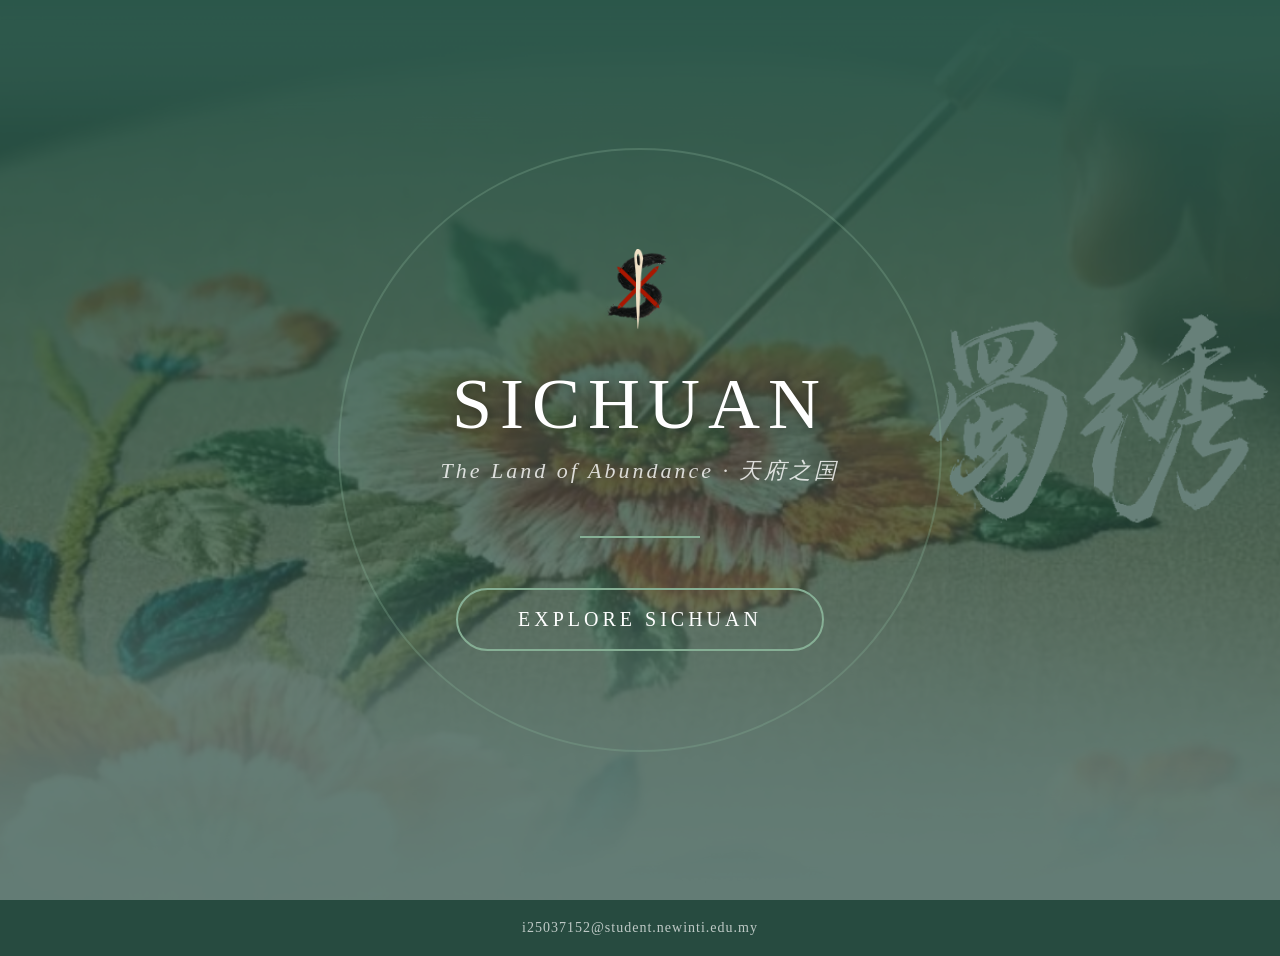
<file: index.html>
<!DOCTYPE html>
<html lang="en">
<head>
<!-- Google tag (gtag.js) -->
<script async src="https://www.googletagmanager.com/gtag/js?id=G-55B0B9GY5H"></script>
<script>
  window.dataLayer = window.dataLayer || [];
  function gtag(){dataLayer.push(arguments);}
  gtag('js', new Date());

  gtag('config', 'G-55B0B9GY5H');
</script>
    <meta charset="UTF-8">
    <meta name="viewport" content="width=device-width, initial-scale=1.0">
    <title>Sichuan - Land of Abundance</title>
    <link rel="stylesheet" href="./css/style.css">
</head>
<body>
    <div class="welcome-page">
        <div class="welcome-bg">
            <img src="./images/homepage.png" alt="">
        </div>
        <div class="welcome-overlay"></div>
        <div class="welcome-content">
            <div class="welcome-logo">
                <img src="./images/logo.png" alt="Logo">
            </div>
            <h1 class="welcome-title">SICHUAN</h1>
            <p class="welcome-subtitle">The Land of Abundance &middot; &#22825;&#24220;&#20043;&#22269;</p>
            <div class="welcome-divider"></div>
            <a href="home.html" class="enter-btn">Explore Sichuan</a>
        </div>
    </div>
    <div class="footer-credit">i25037152@student.newinti.edu.my</div>
</body>
</html>
</file>
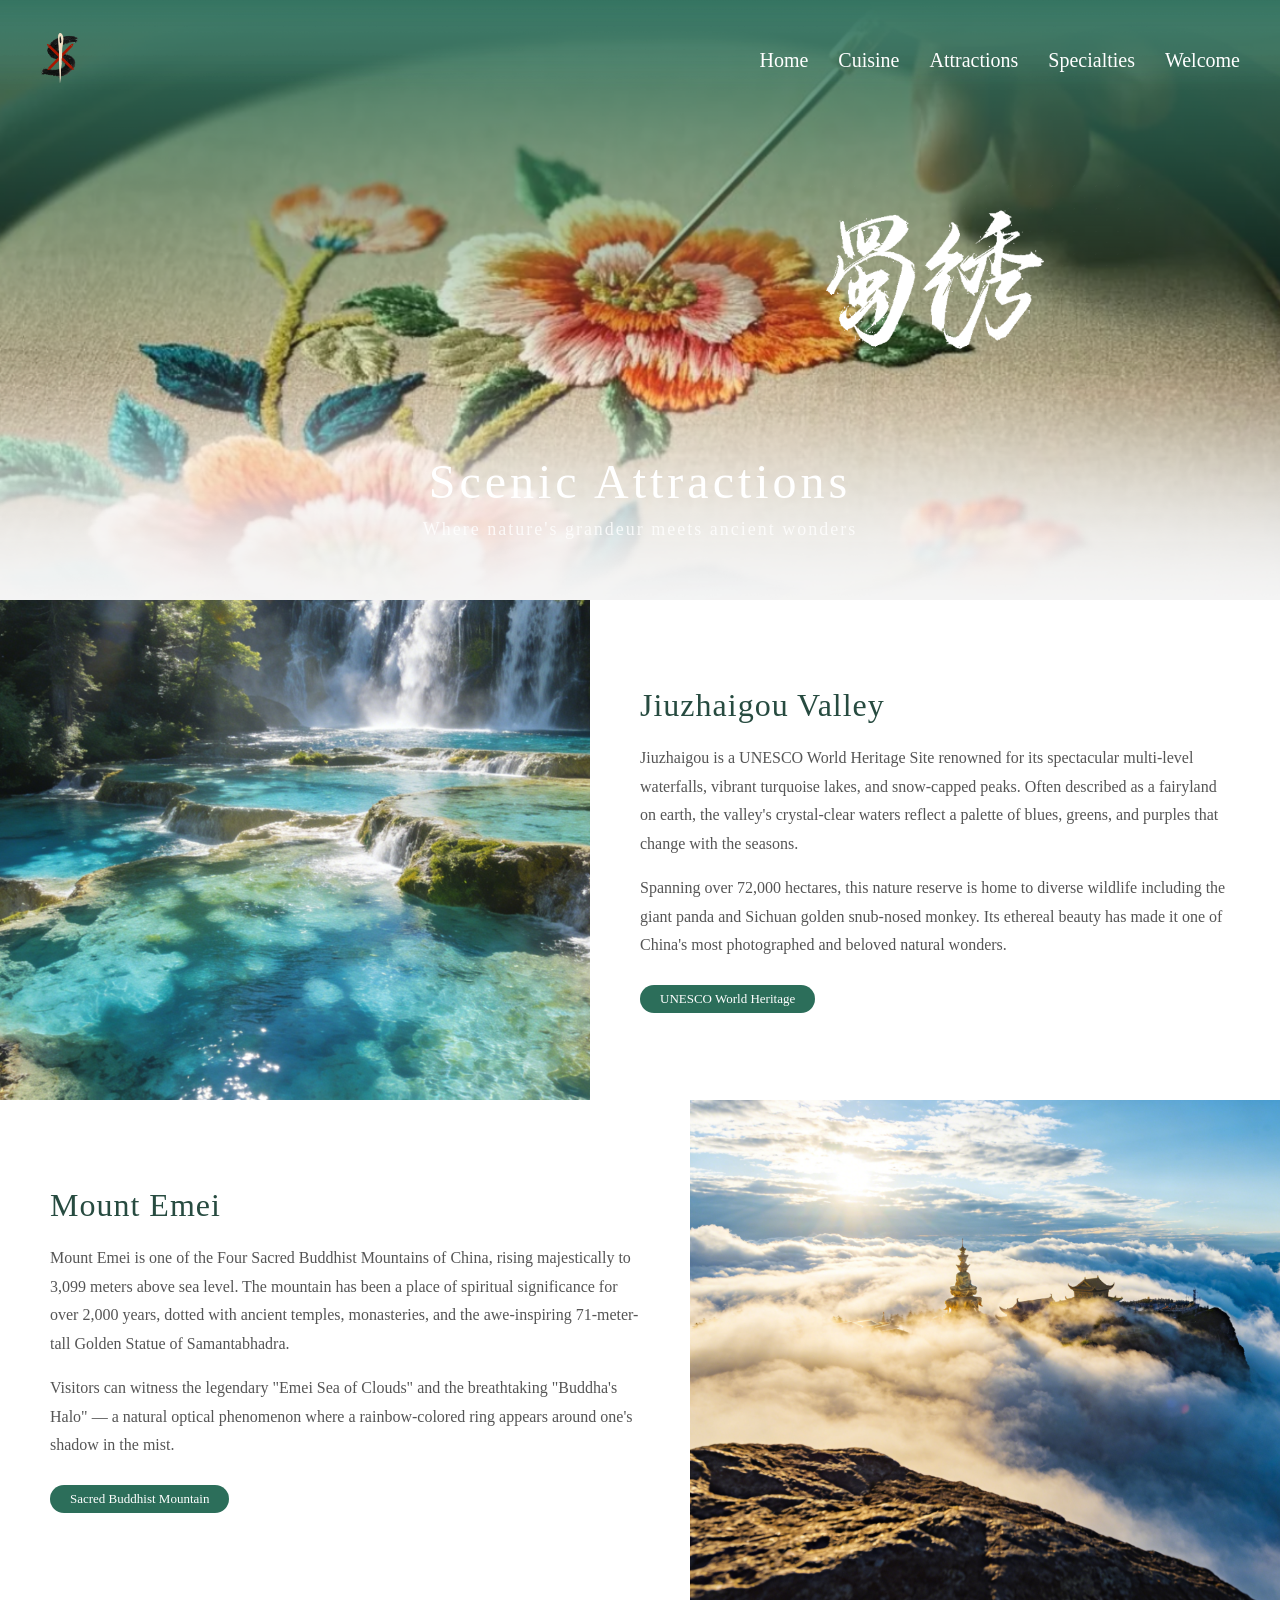
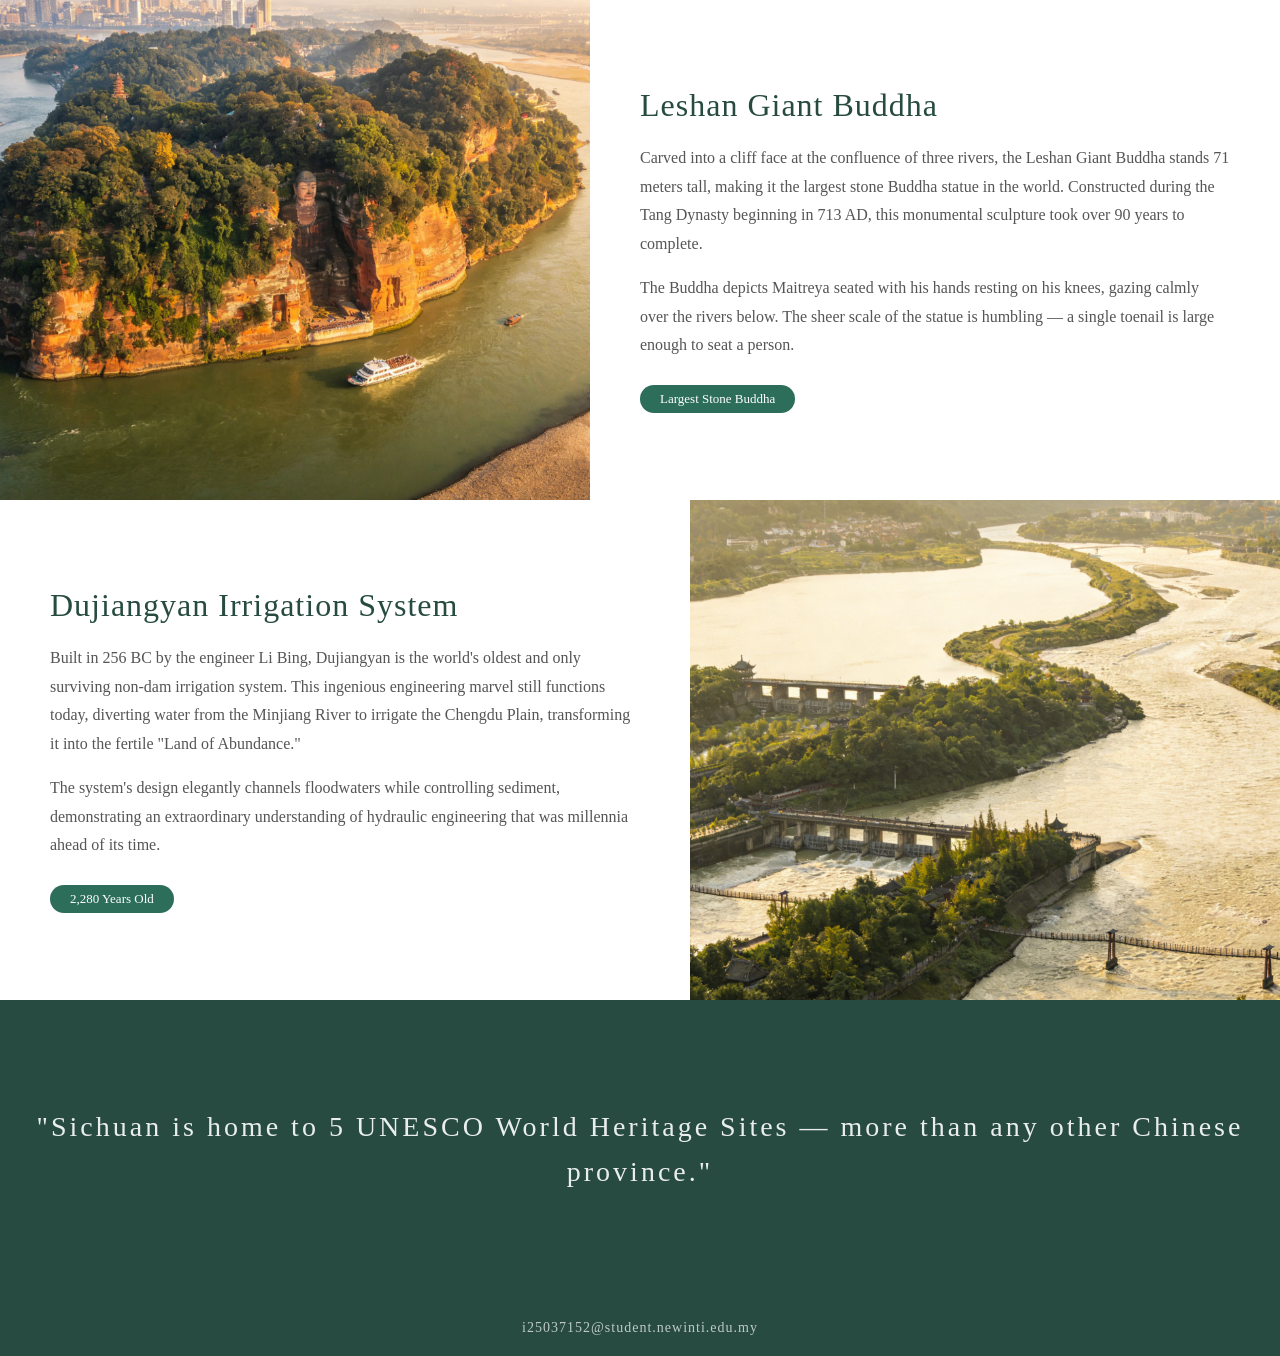
<file: attractions.html>
<!DOCTYPE html>
<html lang="en">
<head>
    <meta charset="UTF-8">
    <meta name="viewport" content="width=device-width, initial-scale=1.0">
    <title>Sichuan Attractions</title>
    <link rel="stylesheet" href="./css/style.css">
</head>
<body>
    <header class="page-header">
        <img class="headerbg" src="./images/ban1.png" alt="Sichuan Attractions">
        <nav class="nav">
            <div class="nav-left">
                <a href="index.html"><img src="./images/logo.png" alt="Logo"></a>
            </div>
            <ul class="nav-right">
                <li><a href="home.html">Home</a></li>
                <li><a href="food.html">Cuisine</a></li>
                <li><a href="attractions.html">Attractions</a></li>
                <li><a href="specialties.html">Specialties</a></li>
                <li><a href="index.html">Welcome</a></li>
            </ul>
        </nav>
        <div class="header-title-area">
            <h1>Scenic Attractions</h1>
            <p>Where nature's grandeur meets ancient wonders</p>
        </div>
    </header>

    <div class="attract-section">
        <div class="attract-img" style="background: url('./images/j1.png') center/cover no-repeat;"></div>
        <div class="attract-text">
            <h2>Jiuzhaigou Valley</h2>
            <p>Jiuzhaigou is a UNESCO World Heritage Site renowned for its spectacular multi-level waterfalls, vibrant turquoise lakes, and snow-capped peaks. Often described as a fairyland on earth, the valley's crystal-clear waters reflect a palette of blues, greens, and purples that change with the seasons.</p>
            <p>Spanning over 72,000 hectares, this nature reserve is home to diverse wildlife including the giant panda and Sichuan golden snub-nosed monkey. Its ethereal beauty has made it one of China's most photographed and beloved natural wonders.</p>
            <span class="attract-badge">UNESCO World Heritage</span>
        </div>
    </div>

    <div class="attract-section reverse">
        <div class="attract-img" style="background: url('./images/j2.png') center/cover no-repeat;"></div>
        <div class="attract-text">
            <h2>Mount Emei</h2>
            <p>Mount Emei is one of the Four Sacred Buddhist Mountains of China, rising majestically to 3,099 meters above sea level. The mountain has been a place of spiritual significance for over 2,000 years, dotted with ancient temples, monasteries, and the awe-inspiring 71-meter-tall Golden Statue of Samantabhadra.</p>
            <p>Visitors can witness the legendary "Emei Sea of Clouds" and the breathtaking "Buddha's Halo" &#8212; a natural optical phenomenon where a rainbow-colored ring appears around one's shadow in the mist.</p>
            <span class="attract-badge">Sacred Buddhist Mountain</span>
        </div>
    </div>

    <div class="attract-section">
        <div class="attract-img" style="background: url('./images/j3.png') center/cover no-repeat;"></div>
        <div class="attract-text">
            <h2>Leshan Giant Buddha</h2>
            <p>Carved into a cliff face at the confluence of three rivers, the Leshan Giant Buddha stands 71 meters tall, making it the largest stone Buddha statue in the world. Constructed during the Tang Dynasty beginning in 713 AD, this monumental sculpture took over 90 years to complete.</p>
            <p>The Buddha depicts Maitreya seated with his hands resting on his knees, gazing calmly over the rivers below. The sheer scale of the statue is humbling &#8212; a single toenail is large enough to seat a person.</p>
            <span class="attract-badge">Largest Stone Buddha</span>
        </div>
    </div>

    <div class="attract-section reverse">
        <div class="attract-img" style="background: url('./images/j4.png') center/cover no-repeat;"></div>
        <div class="attract-text">
            <h2>Dujiangyan Irrigation System</h2>
            <p>Built in 256 BC by the engineer Li Bing, Dujiangyan is the world's oldest and only surviving non-dam irrigation system. This ingenious engineering marvel still functions today, diverting water from the Minjiang River to irrigate the Chengdu Plain, transforming it into the fertile "Land of Abundance."</p>
            <p>The system's design elegantly channels floodwaters while controlling sediment, demonstrating an extraordinary understanding of hydraulic engineering that was millennia ahead of its time.</p>
            <span class="attract-badge">2,280 Years Old</span>
        </div>
    </div>

    <div class="banner-strip">
        "Sichuan is home to 5 UNESCO World Heritage Sites &#8212; more than any other Chinese province."
    </div>

    <div class="footer-credit">i25037152@student.newinti.edu.my</div>
</body>
</html>
</file>
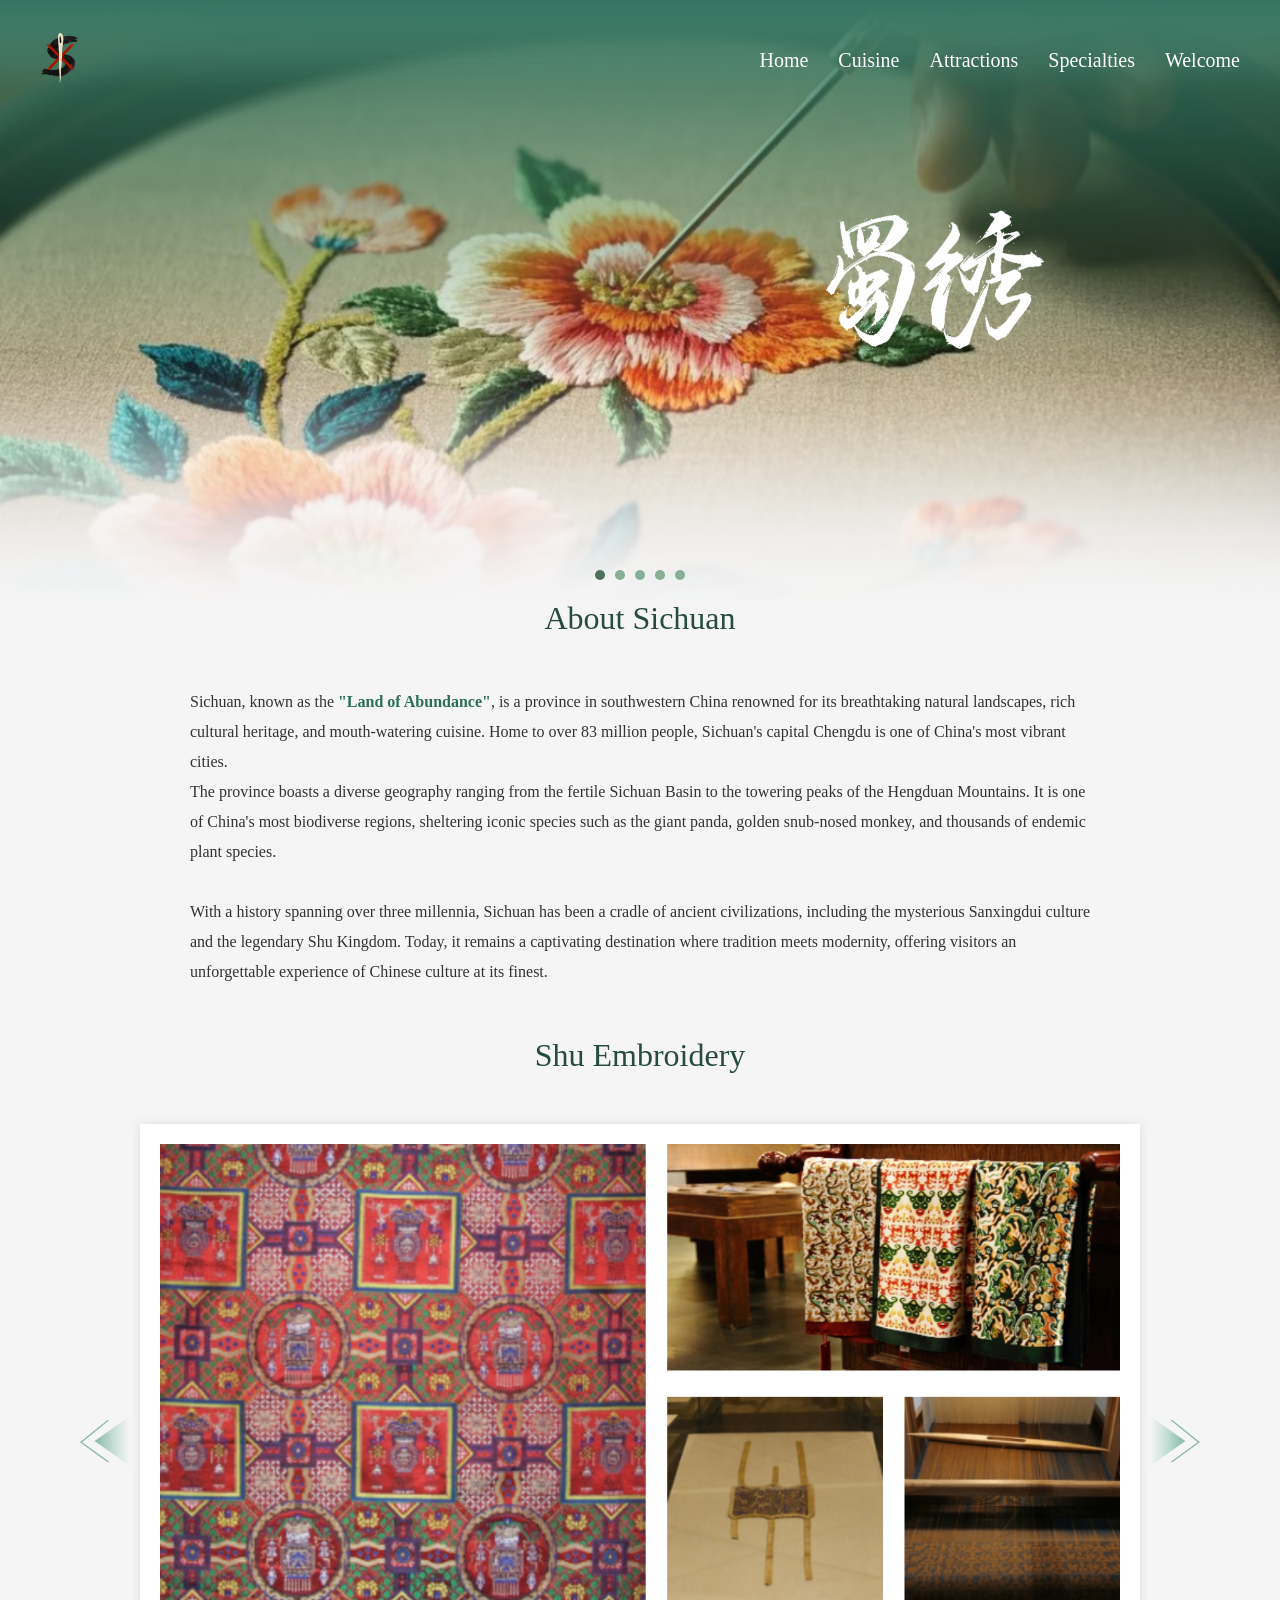
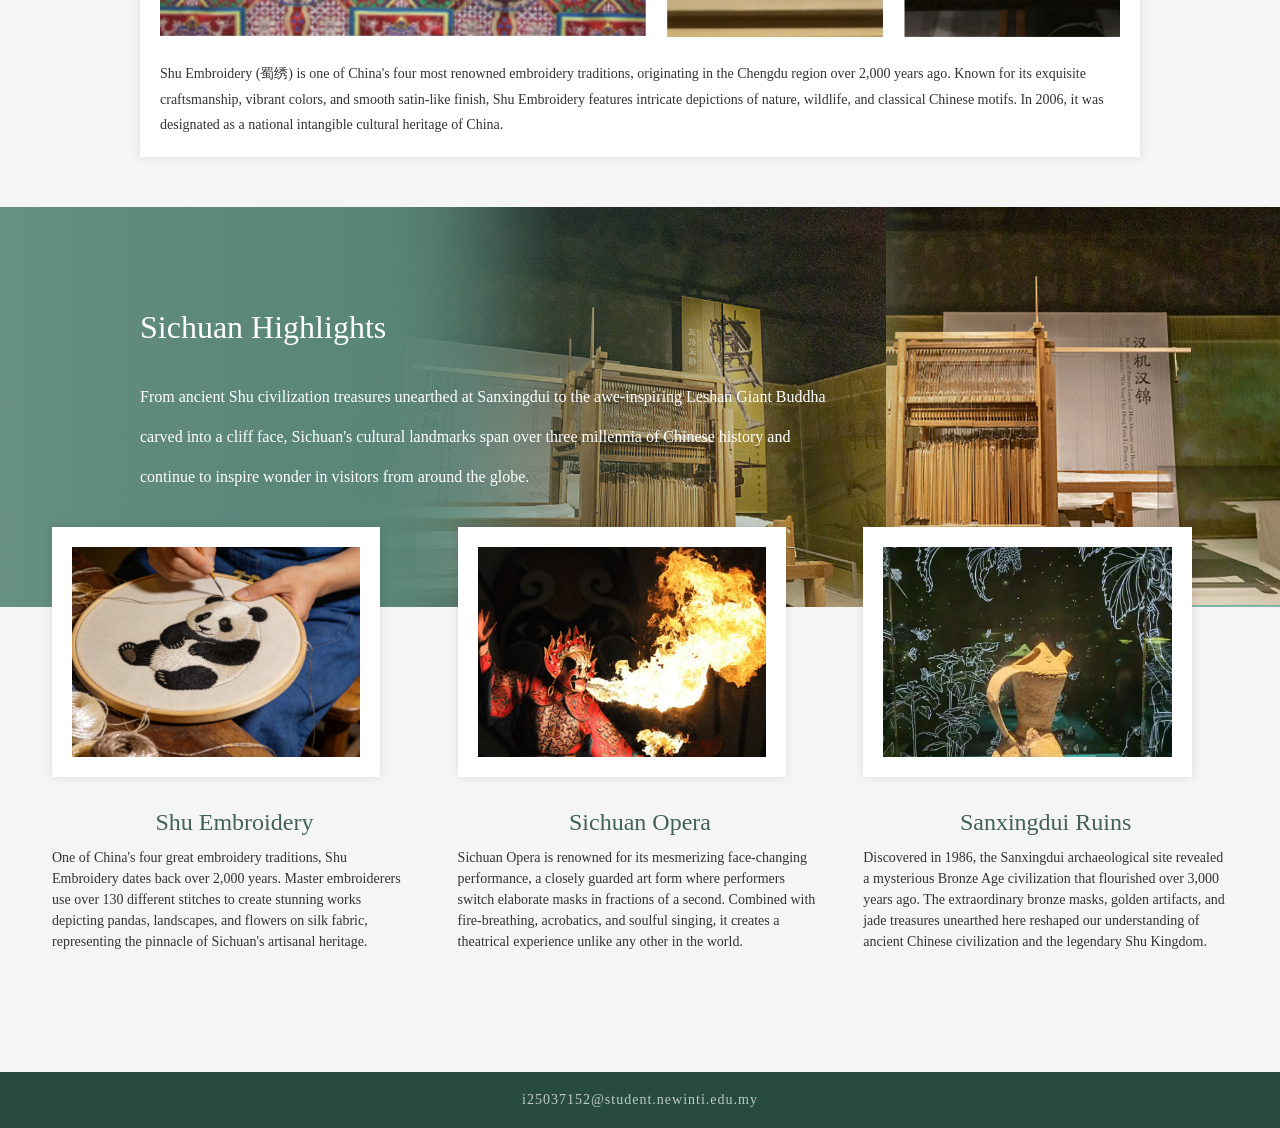
<file: home.html>
<!DOCTYPE html>
<html lang="en">
<head>
    <meta charset="UTF-8">
    <meta name="viewport" content="width=device-width, initial-scale=1.0">
    <title>Sichuan - Home</title>
    <link rel="stylesheet" href="./css/style.css">
</head>
<body>
    <header class="page-header">
        <img class="headerbg" src="./images/ban1.png" alt="Sichuan Banner">
        <nav class="nav">
            <div class="nav-left">
                <a href="index.html"><img src="./images/logo.png" alt="Logo"></a>
            </div>
            <ul class="nav-right">
                <li><a href="home.html">Home</a></li>
                <li><a href="food.html">Cuisine</a></li>
                <li><a href="attractions.html">Attractions</a></li>
                <li><a href="specialties.html">Specialties</a></li>
                <li><a href="index.html">Welcome</a></li>
            </ul>
        </nav>
        <div class="dots">
            <div class="dot active"></div>
            <div class="dot"></div>
            <div class="dot"></div>
            <div class="dot"></div>
            <div class="dot"></div>
        </div>
    </header>

    <h1>About Sichuan</h1>
    <div class="about">
        Sichuan, known as the <span class="highlight">"Land of Abundance"</span>, is a province in southwestern China renowned for its breathtaking natural landscapes, rich cultural heritage, and mouth-watering cuisine. Home to over 83 million people, Sichuan's capital Chengdu is one of China's most vibrant cities.<br>
        The province boasts a diverse geography ranging from the fertile Sichuan Basin to the towering peaks of the Hengduan Mountains. It is one of China's most biodiverse regions, sheltering iconic species such as the giant panda, golden snub-nosed monkey, and thousands of endemic plant species.<br><br>
        With a history spanning over three millennia, Sichuan has been a cradle of ancient civilizations, including the mysterious Sanxingdui culture and the legendary Shu Kingdom. Today, it remains a captivating destination where tradition meets modernity, offering visitors an unforgettable experience of Chinese culture at its finest.
    </div>

    <h1>Shu Embroidery</h1>
    <div class="yinhua">
        <img src="./images/z.png" alt="Left Arrow" class="arrow left-arrow">
        <div class="zhong active">
            <div class="image-yinhua">
                <img src="./images/1.png" alt="">
            </div>
            <div class="text-yinhua">
                Shu Embroidery (蜀绣) is one of China's four most renowned embroidery traditions, originating in the Chengdu region over 2,000 years ago. Known for its exquisite craftsmanship, vibrant colors, and smooth satin-like finish, Shu Embroidery features intricate depictions of nature, wildlife, and classical Chinese motifs. In 2006, it was designated as a national intangible cultural heritage of China.
            </div>
        </div>
        <div class="zhong">
            <div class="image-yinhua">
                <img src="./images/2.png" alt="">
            </div>
            <div class="text-yinhua">
                The hallmark of Shu Embroidery lies in its meticulous stitching techniques, including over 130 distinct needlework methods. Master artisans employ techniques such as double-sided embroidery, where a single piece of fabric reveals two completely different images on each side. This extraordinary level of precision and artistry has earned Shu Embroidery the title of "the pearl of Oriental art."
            </div>
        </div>
        <div class="zhong">
            <div class="image-yinhua">
                <img src="./images/3.png" alt="">
            </div>
            <div class="text-yinhua">
                Today, Shu Embroidery continues to thrive as both a revered art form and a cultural symbol of Sichuan Province. Contemporary artisans blend traditional techniques with modern design aesthetics, creating works that span from fine art exhibitions to everyday products such as fashion accessories, home decor, and souvenir items. The craft remains a vital link connecting ancient Chinese artistic heritage with the modern world.
            </div>
        </div>
        <img src="./images/y.png" alt="Right Arrow" class="arrow right-arrow">
    </div>

    <div class="zhizuo">
        <div class="zhizuoin">
            <h1>Sichuan Highlights</h1>
            <p>
                From ancient Shu civilization treasures unearthed at Sanxingdui to the awe-inspiring Leshan Giant Buddha carved into a cliff face, Sichuan's cultural landmarks span over three millennia of Chinese history and continue to inspire wonder in visitors from around the globe.
            </p>
        </div>
    </div>

    <div class="zz1">
        <div class="zz1in">
            <img src="./images/4.png" alt="">
            <h2>Shu Embroidery</h2>
            <p>One of China's four great embroidery traditions, Shu Embroidery dates back over 2,000 years. Master embroiderers use over 130 different stitches to create stunning works depicting pandas, landscapes, and flowers on silk fabric, representing the pinnacle of Sichuan's artisanal heritage.
            </p>
        </div>
        <div class="zz1in">
            <img src="./images/5.png" alt="">
            <h2>Sichuan Opera</h2>
            <p>Sichuan Opera is renowned for its mesmerizing face-changing performance, a closely guarded art form where performers switch elaborate masks in fractions of a second. Combined with fire-breathing, acrobatics, and soulful singing, it creates a theatrical experience unlike any other in the world.
            </p>
        </div>
        <div class="zz1in">
            <img src="./images/6.png" alt="">
            <h2>Sanxingdui Ruins</h2>
            <p>Discovered in 1986, the Sanxingdui archaeological site revealed a mysterious Bronze Age civilization that flourished over 3,000 years ago. The extraordinary bronze masks, golden artifacts, and jade treasures unearthed here reshaped our understanding of ancient Chinese civilization and the legendary Shu Kingdom.
            </p>
        </div>
    </div>


    <div class="footer-credit">i25037152@student.newinti.edu.my</div>
    <script src="./js/js.js"></script>
</body>
</html>
</file>
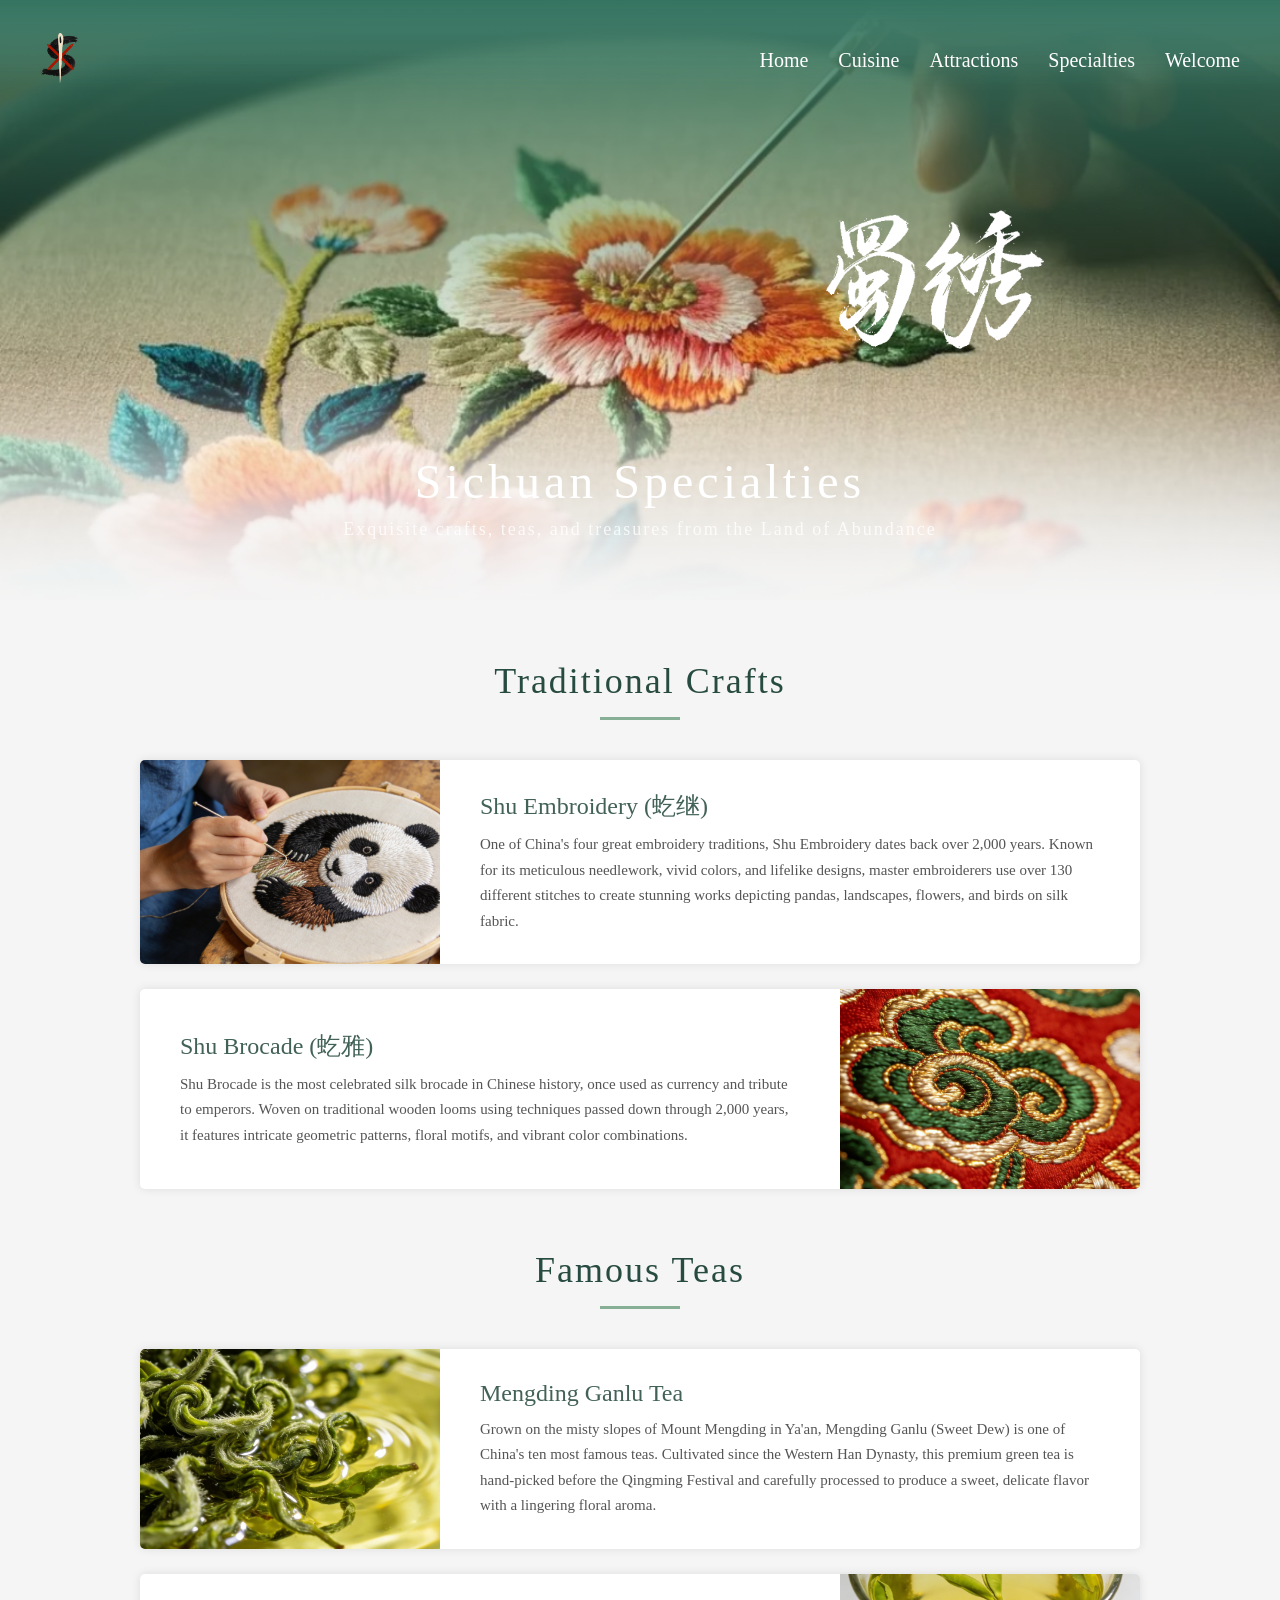
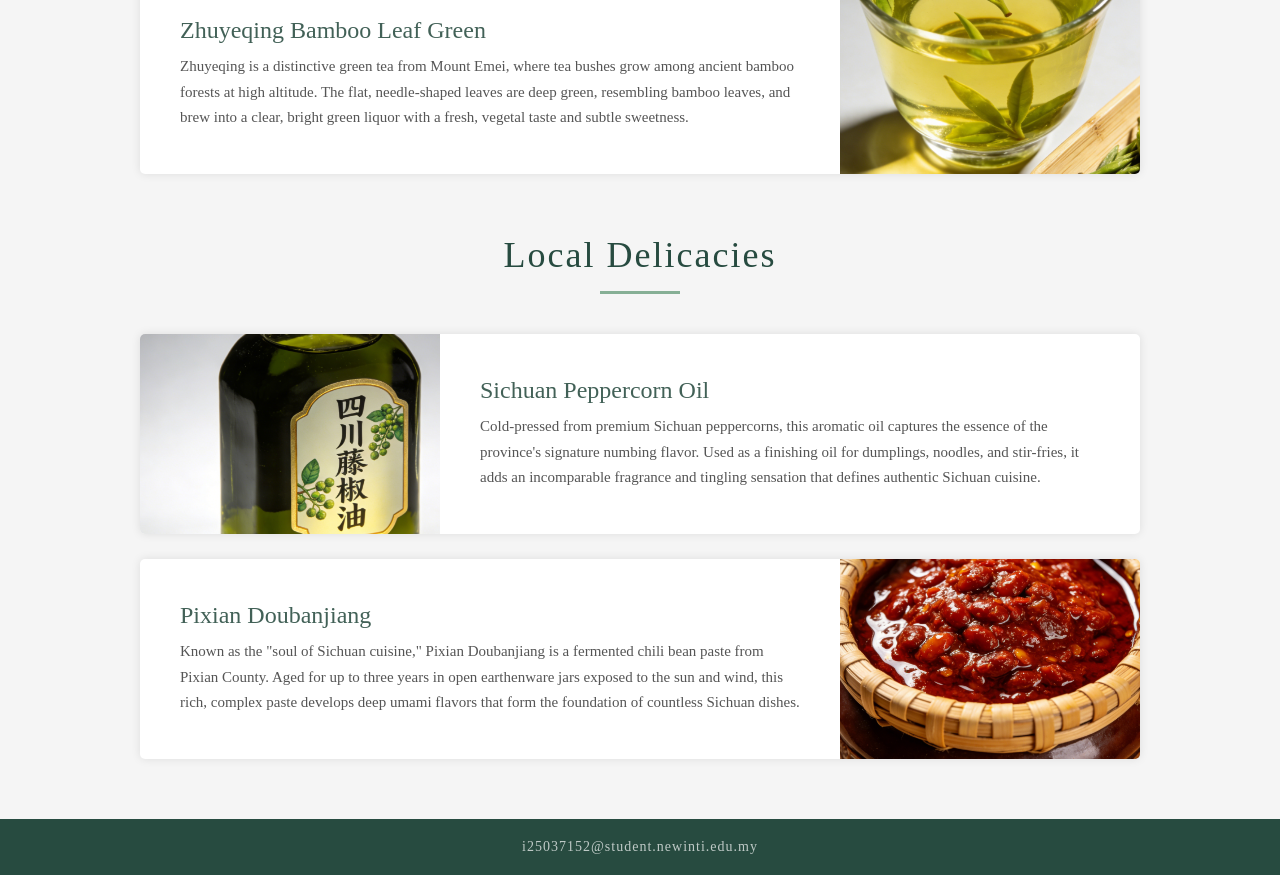
<file: specialties.html>
<!DOCTYPE html>
<html lang="en">
<head>
    <meta charset="UTF-8">
    <meta name="viewport" content="width=device-width, initial-scale=1.0">
    <title>Sichuan Specialties</title>
    <link rel="stylesheet" href="./css/style.css">
</head>
<body>
    <header class="page-header">
        <img class="headerbg" src="./images/ban1.png" alt="Sichuan Specialties">
        <nav class="nav">
            <div class="nav-left">
                <a href="index.html"><img src="./images/logo.png" alt="Logo"></a>
            </div>
            <ul class="nav-right">
                <li><a href="home.html">Home</a></li>
                <li><a href="food.html">Cuisine</a></li>
                <li><a href="attractions.html">Attractions</a></li>
                <li><a href="specialties.html">Specialties</a></li>
                <li><a href="index.html">Welcome</a></li>
            </ul>
        </nav>
        <div class="header-title-area">
            <h1>Sichuan Specialties</h1>
            <p>Exquisite crafts, teas, and treasures from the Land of Abundance</p>
        </div>
    </header>

    <h2 class="section-title">Traditional Crafts</h2>

    <div class="spec-list">
        <div class="spec-item">
            <div class="spec-item-img" style="background: url('./images/s1.png') center/cover no-repeat;"></div>
            <div class="spec-item-content">
                <h3>Shu Embroidery (&#34428;&#32487;)</h3>
                <p>One of China's four great embroidery traditions, Shu Embroidery dates back over 2,000 years. Known for its meticulous needlework, vivid colors, and lifelike designs, master embroiderers use over 130 different stitches to create stunning works depicting pandas, landscapes, flowers, and birds on silk fabric.</p>
            </div>
        </div>
        <div class="spec-item">
            <div class="spec-item-img" style="background: url('./images/s2.png') center/cover no-repeat;"></div>
            <div class="spec-item-content">
                <h3>Shu Brocade (&#34428;&#38597;)</h3>
                <p>Shu Brocade is the most celebrated silk brocade in Chinese history, once used as currency and tribute to emperors. Woven on traditional wooden looms using techniques passed down through 2,000 years, it features intricate geometric patterns, floral motifs, and vibrant color combinations.</p>
            </div>
        </div>
        
    </div>

    <h2 class="section-title">Famous Teas</h2>

    <div class="spec-list">
        <div class="spec-item">
            <div class="spec-item-img" style="background: url('./images/s3.png') center/cover no-repeat;"></div>
            <div class="spec-item-content">
                <h3>Mengding Ganlu Tea</h3>
                <p>Grown on the misty slopes of Mount Mengding in Ya'an, Mengding Ganlu (Sweet Dew) is one of China's ten most famous teas. Cultivated since the Western Han Dynasty, this premium green tea is hand-picked before the Qingming Festival and carefully processed to produce a sweet, delicate flavor with a lingering floral aroma.</p>
            </div>
        </div>
        <div class="spec-item">
            <div class="spec-item-img" style="background: url('./images/s4.png') center/cover no-repeat;"></div>
            <div class="spec-item-content">
                <h3>Zhuyeqing Bamboo Leaf Green</h3>
                <p>Zhuyeqing is a distinctive green tea from Mount Emei, where tea bushes grow among ancient bamboo forests at high altitude. The flat, needle-shaped leaves are deep green, resembling bamboo leaves, and brew into a clear, bright green liquor with a fresh, vegetal taste and subtle sweetness.</p>
            </div>
        </div>
    </div>

    <h2 class="section-title">Local Delicacies</h2>

    <div class="spec-list">
        <div class="spec-item">
            <div class="spec-item-img" style="background: url('./images/s5.png') center/cover no-repeat;"></div>
            <div class="spec-item-content">
                <h3>Sichuan Peppercorn Oil</h3>
                <p>Cold-pressed from premium Sichuan peppercorns, this aromatic oil captures the essence of the province's signature numbing flavor. Used as a finishing oil for dumplings, noodles, and stir-fries, it adds an incomparable fragrance and tingling sensation that defines authentic Sichuan cuisine.</p>
            </div>
        </div>
        <div class="spec-item">
            <div class="spec-item-img" style="background: url('./images/s6.png') center/cover no-repeat;"></div>
            <div class="spec-item-content">
                <h3>Pixian Doubanjiang</h3>
                <p>Known as the "soul of Sichuan cuisine," Pixian Doubanjiang is a fermented chili bean paste from Pixian County. Aged for up to three years in open earthenware jars exposed to the sun and wind, this rich, complex paste develops deep umami flavors that form the foundation of countless Sichuan dishes.</p>
            </div>
        </div>
        
    </div>

    <div class="footer-credit">i25037152@student.newinti.edu.my</div>
</body>
</html>
</file>
<file: css/style.css>
* {
    margin: 0;
    padding: 0;
    box-sizing: border-box;
}

body {
    font-family: 'Georgia', 'Times New Roman', serif;
    color: #333;
    background-color: #f5f5f5;
}

a {
    text-decoration: none;
    color: inherit;
}

li {
    list-style: none;
}

.footer-credit {
    background: #274B40;
    color: rgba(255, 255, 255, 0.7);
    text-align: center;
    padding: 20px;
    font-size: 14px;
    letter-spacing: 1px;
}

.welcome-page {
    width: 100%;
    height: 100vh;
    display: flex;
    flex-direction: column;
    align-items: center;
    justify-content: center;
    position: relative;
    overflow: hidden;
    text-align: center;
}

.welcome-bg {
    width: 100%;
    height: 100%;
    position: absolute;
    top: 0;
    left: 0;
    z-index: -2;
}

.welcome-bg img {
    width: 100%;
    height: 100%;
    object-fit: cover;
}

.welcome-overlay {
    position: absolute;
    top: 0;
    left: 0;
    right: 0;
    bottom: 0;
    background: rgba(39, 75, 64, 0.7);
    z-index: -1;
}

.welcome-page::after {
    content: '';
    position: absolute;
    width: 600px;
    height: 600px;
    border: 2px solid rgba(134, 175, 149, 0.3);
    border-radius: 50%;
    top: 50%;
    left: 50%;
    transform: translate(-50%, -50%);
    animation: pulseRing 3s ease-in-out infinite;
}

@keyframes pulseRing {
    0%, 100% { transform: translate(-50%, -50%) scale(1); opacity: 0.3; }
    50% { transform: translate(-50%, -50%) scale(1.15); opacity: 0.6; }
}

.welcome-content {
    position: relative;
    z-index: 2;
}

.welcome-logo {
    margin-bottom: 30px;
}

.welcome-logo img {
    height: 80px;
}

.welcome-title {
    font-size: 72px;
    color: #fff;
    margin-bottom: 10px;
    text-shadow: 2px 2px 10px rgba(0,0,0,0.3);
    letter-spacing: 8px;
}

.welcome-subtitle {
    font-size: 22px;
    color: rgba(255, 255, 255, 0.8);
    margin-bottom: 50px;
    letter-spacing: 3px;
    font-style: italic;
}

.welcome-divider {
    width: 120px;
    height: 2px;
    background: #86af95;
    margin: 0 auto 50px;
}

.enter-btn {
    display: inline-block;
    background: transparent;
    color: #fff;
    border: 2px solid #86af95;
    padding: 18px 60px;
    font-size: 20px;
    letter-spacing: 4px;
    border-radius: 50px;
    cursor: pointer;
    transition: all 0.4s ease;
    font-family: inherit;
    text-transform: uppercase;
}

.enter-btn:hover {
    background: #86af95;
    color: #274B40;
}

.page-header {
    width: 100%;
    position: relative;
    height: 600px;
    overflow: hidden;
}

.page-header .headerbg {
    width: 100%;
    height: 600px;
    position: absolute;
    z-index: -1;
    opacity: 1;
    transition: opacity 2s ease-in-out;
}

.page-header .headerbg.fade-out {
    opacity: 0;
}

.nav {
    width: 1200px;
    max-width: 100%;
    margin: auto;
    height: 100px;
    padding-top: 20px;
    display: flex;
    align-items: center;
    justify-content: space-between;
    position: relative;
    z-index: 1;
}

.nav-left {
    display: flex;
    align-items: center;
}

.nav-left img {
    height: 50px;
}

.nav-right {
    display: flex;
    align-items: center;
    gap: 30px;
}

.nav-right li a {
    color: #fff;
    font-size: 20px;
    transition: color 0.3s;
}

.nav-right li a:hover {
    color: #86af95;
}

.header-title-area {
    position: absolute;
    bottom: 60px;
    left: 0;
    right: 0;
    text-align: center;
    z-index: 1;
}

.header-title-area h1 {
    font-size: 48px;
    color: #fff;
    margin-bottom: 10px;
    letter-spacing: 4px;
    font-weight: 500;
}

.header-title-area p {
    color: rgba(255, 255, 255, 0.8);
    font-size: 18px;
    letter-spacing: 2px;
}

.dots {
    position: absolute;
    bottom: 20px;
    left: 50%;
    transform: translateX(-50%);
    display: flex;
    gap: 10px;
    z-index: 1;
}

.dot {
    width: 10px;
    height: 10px;
    background-color: #86af95;
    border-radius: 50%;
    cursor: pointer;
}

.dot.active {
    background-color: #4e705b;
}

h1 {
    text-align: center;
    color: #274B40;
    font-weight: 500;
}

h1 img {
    vertical-align: middle;
}

.about {
    width: 900px;
    max-width: 90%;
    margin: 50px auto;
    line-height: 30px;
}

.about .highlight {
    color: #2c6e5a;
    font-weight: bold;
}

.yinhua {
    width: 1000px;
    max-width: 95%;
    margin: 50px auto;
    background-color: white;
    padding: 20px;
    box-shadow: 0 0 10px rgba(0, 0, 0, 0.1);
    position: relative;
}

.image-yinhua {
    width: 100%;
}

.image-yinhua img {
    width: 100%;
    height: auto;
}

.zhong {
    display: none;
}

.zhong.active {
    display: block;
}

.text-yinhua {
    margin-top: 20px;
    font-size: 14px;
    color: #333;
    line-height: 1.8;
}

.arrow {
    position: absolute;
    top: 50%;
    transform: translateY(-50%);
    width: 50px;
    height: 50px;
    cursor: pointer;
}

.left-arrow {
    left: -60px;
}

.right-arrow {
    right: -60px;
}

.zhizuo {
    background: url(../images/bg.png);
    background-size: 100% 100%;
    color: white;
    height: 400px;
    line-height: 40px;
}

.zhizuoin {
    width: 1000px;
    max-width: 95%;
    margin: auto;
}

.zhizuoin h1 {
    text-align: left;
    color: white;
    padding-top: 70px;
    line-height: 100px;
}

.zhizuoin p {
    max-width: 700px;
}

.zz1 {
    width: 1300px;
    max-width: 95%;
    margin: 0 auto;
    position: relative;
    top: -100px;
    display: flex;
    justify-content: space-between;
    align-items: flex-start;
}

.zz1in {
    width: 30%;
    margin: 20px;
    line-height: 30px;
}

.zz1in img {
    background-color: white;
    box-shadow: 0 0 10px rgba(0, 0, 0, 0.1);
    padding: 20px;
    width: 90%;
    height: 250px;
    margin-bottom: 20px;
}

.zz1in h2 {
    font-size: 24px;
    text-align: center;
    color: #426157;
    font-weight: 500;
    margin-bottom: 10px;
}

.zz1in p {
    font-size: 14px;
    line-height: 1.5;
}

.jp {
    width: 1000px;
    max-width: 95%;
    margin: 50px auto;
    background-color: white;
    box-shadow: 0 0 10px rgba(0, 0, 0, 0.1);
    padding: 40px;
    text-align: center;
}

.jpin {
    position: relative;
    width: 100%;
}

.jpin img {
    width: 100%;
}

.jp-dots {
    display: flex;
    justify-content: center;
    margin-top: 20px;
}

.jp-dot {
    width: 10px;
    height: 10px;
    background-color: #e0e0e0;
    border-radius: 50%;
    margin: 0 5px;
}

.jp-dot.active {
    background-color: #2c6e5a;
}

.wc {
    width: 100%;
    height: 300px;
    background: url(../images/蜀锦文创1.png);
    background-size: 100% 100%;
    margin-top: 50px;
}

.wcbox {
    width: 1100px;
    max-width: 95%;
    margin: auto;
    position: relative;
    top: -200px;
    display: flex;
    justify-content: space-between;
    align-items: flex-start;
}

.wccard {
    width: 21%;
    height: 370px;
    background-color: white;
    box-shadow: 0 0 10px rgba(0, 0, 0, 0.1);
    border-radius: 5px;
    padding: 20px 10px;
}

.wccard img {
    width: 100%;
    height: auto;
}

.wccard-content {
    padding: 10px;
}

.wccard-title {
    font-size: 16px;
    font-weight: bold;
    color: #2c6e5a;
    margin-bottom: 5px;
}

.wccard-description {
    font-size: 14px;
    color: #666;
}

.shu {
    width: 1000px;
    max-width: 95%;
    margin: 50px auto;
}

.shu-card {
    background-color: white;
    border-radius: 5px;
    box-shadow: 0 0 10px rgba(0, 0, 0, 0.1);
    margin-bottom: 20px;
    padding: 20px;
}

.profile-image {
    float: left;
    margin-right: 20px;
    width: 100px;
    height: 100px;
    border-radius: 50%;
}

.profile-name {
    font-size: 18px;
    font-weight: bold;
    color: #333;
    margin-bottom: 10px;
}

.profile-description {
    font-size: 14px;
    color: #666;
    line-height: 1.5;
}

.foot {
    width: 100%;
    height: 300px;
    background: url(../images/版权所有.png);
    background-size: 100% 100%;
    margin-top: 50px;
}

h2.section-title {
    text-align: center;
    color: #274B40;
    font-size: 36px;
    font-weight: 500;
    margin: 60px 0 40px;
    letter-spacing: 2px;
}

.section-title::after {
    content: '';
    display: block;
    width: 80px;
    height: 3px;
    background: #86af95;
    margin: 15px auto 0;
}

.about-section {
    width: 900px;
    max-width: 90%;
    margin: 0 auto 60px;
    line-height: 32px;
    font-size: 16px;
    color: #333;
}

.about-section .highlight {
    color: #2c6e5a;
    font-weight: bold;
}

.feature-cards {
    width: 1200px;
    max-width: 95%;
    margin: 0 auto 60px;
    display: flex;
    justify-content: space-between;
    gap: 30px;
}

.feature-card {
    flex: 1;
    background: #fff;
    border-radius: 5px;
    box-shadow: 0 0 10px rgba(0, 0, 0, 0.1);
    padding: 30px 20px;
    text-align: center;
    transition: transform 0.3s, box-shadow 0.3s;
}

.feature-card:hover {
    transform: translateY(-8px);
    box-shadow: 0 8px 25px rgba(0, 0, 0, 0.15);
}

.feature-card .card-icon {
    font-size: 48px;
    margin-bottom: 15px;
}

.feature-card h3 {
    color: #426157;
    font-size: 20px;
    margin-bottom: 12px;
    font-weight: 500;
}

.feature-card p {
    font-size: 14px;
    color: #666;
    line-height: 1.6;
}

.parallax-section {
    width: 100%;
    height: 400px;
    background: url('../images/制作工具1.png') center/cover no-repeat;
    background-attachment: fixed;
    display: flex;
    align-items: center;
    justify-content: center;
    position: relative;
}

.parallax-section::before {
    content: '';
    position: absolute;
    top: 0;
    left: 0;
    right: 0;
    bottom: 0;
    background: rgba(39, 75, 64, 0.7);
}

.parallax-section .parallax-text {
    position: relative;
    z-index: 1;
    text-align: center;
    color: #fff;
}

.parallax-section .parallax-text h2 {
    font-size: 36px;
    color: #86af95;
    margin-bottom: 15px;
    letter-spacing: 2px;
}

.parallax-section .parallax-text p {
    font-size: 18px;
    max-width: 600px;
    margin: 0 auto;
    line-height: 1.8;
    color: rgba(255, 255, 255, 0.85);
}

.banner-strip {
    width: 100%;
    height: 300px;
    background: #274B40;
    display: flex;
    align-items: center;
    justify-content: center;
    color: rgba(255, 255, 255, 0.9);
    font-size: 28px;
    letter-spacing: 3px;
    text-align: center;
    padding: 20px;
    line-height: 1.6;
}

.food-grid {
    width: 1200px;
    max-width: 95%;
    margin: 0 auto 60px;
    display: grid;
    grid-template-columns: repeat(3, 1fr);
    gap: 30px;
}

.food-card {
    background: #fff;
    border-radius: 5px;
    overflow: hidden;
    box-shadow: 0 0 10px rgba(0, 0, 0, 0.1);
    transition: transform 0.3s, box-shadow 0.3s;
}

.food-card:hover {
    transform: translateY(-5px);
    box-shadow: 0 8px 25px rgba(0, 0, 0, 0.15);
}

.food-card-img {
    width: 100%;
    height: 220px;
    background-size: cover;
    background-position: center;
    display: flex;
    align-items: center;
    justify-content: center;
    font-size: 40px;
    color: rgba(255,255,255,0.5);
}

.food-card-body {
    padding: 20px;
}

.food-card-body h3 {
    color: #426157;
    font-size: 20px;
    margin-bottom: 8px;
    font-weight: 500;
}

.food-card-body p {
    font-size: 14px;
    color: #666;
    line-height: 1.6;
}

.food-card-tag {
    display: inline-block;
    background: rgba(134, 175, 149, 0.2);
    color: #2c6e5a;
    padding: 3px 12px;
    border-radius: 20px;
    font-size: 12px;
    margin-top: 10px;
}

.attract-section {
    display: flex;
    align-items: stretch;
    min-height: 500px;
}

.attract-section.reverse {
    flex-direction: row-reverse;
}

.attract-img {
    flex: 1;
    height: 500px;
    background-size: cover;
    background-position: center;
}

.attract-text {
    flex: 1;
    padding: 60px 50px;
    background: #fff;
    display: flex;
    flex-direction: column;
    justify-content: center;
}

.attract-text h2 {
    font-size: 32px;
    color: #274B40;
    margin-bottom: 20px;
    letter-spacing: 1px;
    font-weight: 500;
}

.attract-text p {
    font-size: 16px;
    color: #555;
    line-height: 1.8;
    margin-bottom: 15px;
}

.attract-badge {
    display: inline-block;
    background: #2c6e5a;
    color: #fff;
    padding: 6px 20px;
    border-radius: 20px;
    font-size: 13px;
    margin-top: 10px;
    align-self: flex-start;
}

.spec-list {
    width: 1000px;
    max-width: 95%;
    margin: 0 auto 60px;
}

.spec-item {
    display: flex;
    align-items: stretch;
    background: #fff;
    border-radius: 5px;
    box-shadow: 0 0 10px rgba(0, 0, 0, 0.1);
    margin-bottom: 25px;
    overflow: hidden;
    transition: transform 0.3s;
}

.spec-item:hover {
    transform: translateX(8px);
}

.spec-item:nth-child(even) {
    flex-direction: row-reverse;
}

.spec-item:nth-child(even):hover {
    transform: translateX(-8px);
}

.spec-item-img {
    width: 300px;
    min-height: 200px;
    background-size: cover;
    background-position: center;
    display: flex;
    align-items: center;
    justify-content: center;
    flex-shrink: 0;
}

.spec-item-content {
    padding: 30px 40px;
    flex: 1;
    display: flex;
    flex-direction: column;
    justify-content: center;
}

.spec-item-content h3 {
    font-size: 24px;
    color: #426157;
    margin-bottom: 10px;
    font-weight: 500;
}

.spec-item-content p {
    font-size: 15px;
    color: #555;
    line-height: 1.7;
}

@media (max-width: 1024px) {
    .nav {
        width: 100%;
        padding: 10px 20px;
    }

    .nav-right {
        gap: 15px;
    }

    .nav-right li a {
        font-size: 16px;
    }

    .feature-cards {
        flex-direction: column;
    }

    .food-grid {
        grid-template-columns: repeat(2, 1fr);
    }

    .attract-section,
    .attract-section.reverse {
        flex-direction: column;
    }

    .attract-img {
        width: 100%;
        height: 300px;
    }

    .attract-text {
        padding: 30px 25px;
    }

    .spec-item,
    .spec-item:nth-child(even) {
        flex-direction: column;
    }

    .spec-item:hover,
    .spec-item:nth-child(even):hover {
        transform: none;
    }

    .spec-item-img {
        width: 100%;
        min-height: 180px;
    }
}

@media (max-width: 768px) {
    .welcome-title {
        font-size: 42px;
        letter-spacing: 4px;
    }

    .welcome-subtitle {
        font-size: 16px;
    }

    .welcome-divider {
        width: 80px;
    }

    .enter-btn {
        padding: 14px 40px;
        font-size: 16px;
    }

    .welcome-page::after {
        width: 300px;
        height: 300px;
    }

    .welcome-logo img {
        height: 60px;
    }

    .page-header {
        height: 400px;
    }

    .page-header .headerbg {
        height: 400px;
    }

    .header-title-area h1 {
        font-size: 32px;
    }

    .header-title-area p {
        font-size: 14px;
    }

    .nav {
        flex-direction: column;
        height: auto;
        padding: 15px 20px;
        gap: 10px;
    }

    .nav-right {
        flex-wrap: wrap;
        gap: 10px 20px;
    }

    .section-title {
        font-size: 28px;
    }

    .food-grid {
        grid-template-columns: 1fr;
    }

    .attract-text {
        padding: 25px 20px;
    }

    .attract-text h2 {
        font-size: 24px;
    }

    .banner-strip {
        font-size: 20px;
        height: 200px;
    }

    .parallax-section {
        height: 300px;
        background-attachment: scroll;
    }

    .parallax-section .parallax-text h2 {
        font-size: 24px;
    }
}

@media (max-width: 480px) {
    .welcome-title {
        font-size: 32px;
    }

    .welcome-subtitle {
        font-size: 14px;
        margin-bottom: 30px;
    }

    .page-header {
        height: 350px;
    }

    .page-header .headerbg {
        height: 350px;
    }

    .header-title-area h1 {
        font-size: 24px;
    }

    .nav-right li a {
        font-size: 14px;
    }

    .section-title {
        font-size: 24px;
    }

    .about-section {
        font-size: 14px;
        line-height: 26px;
    }

    .feature-card {
        padding: 20px 15px;
    }

    .food-card-img {
        height: 160px;
        font-size: 30px;
    }

    .spec-item-img {
        min-height: 140px;
    }

    .spec-item-content {
        padding: 20px;
    }

    .spec-item-content h3 {
        font-size: 20px;
    }

    .banner-strip {
        font-size: 16px;
        padding: 15px;
    }
}
</file>
